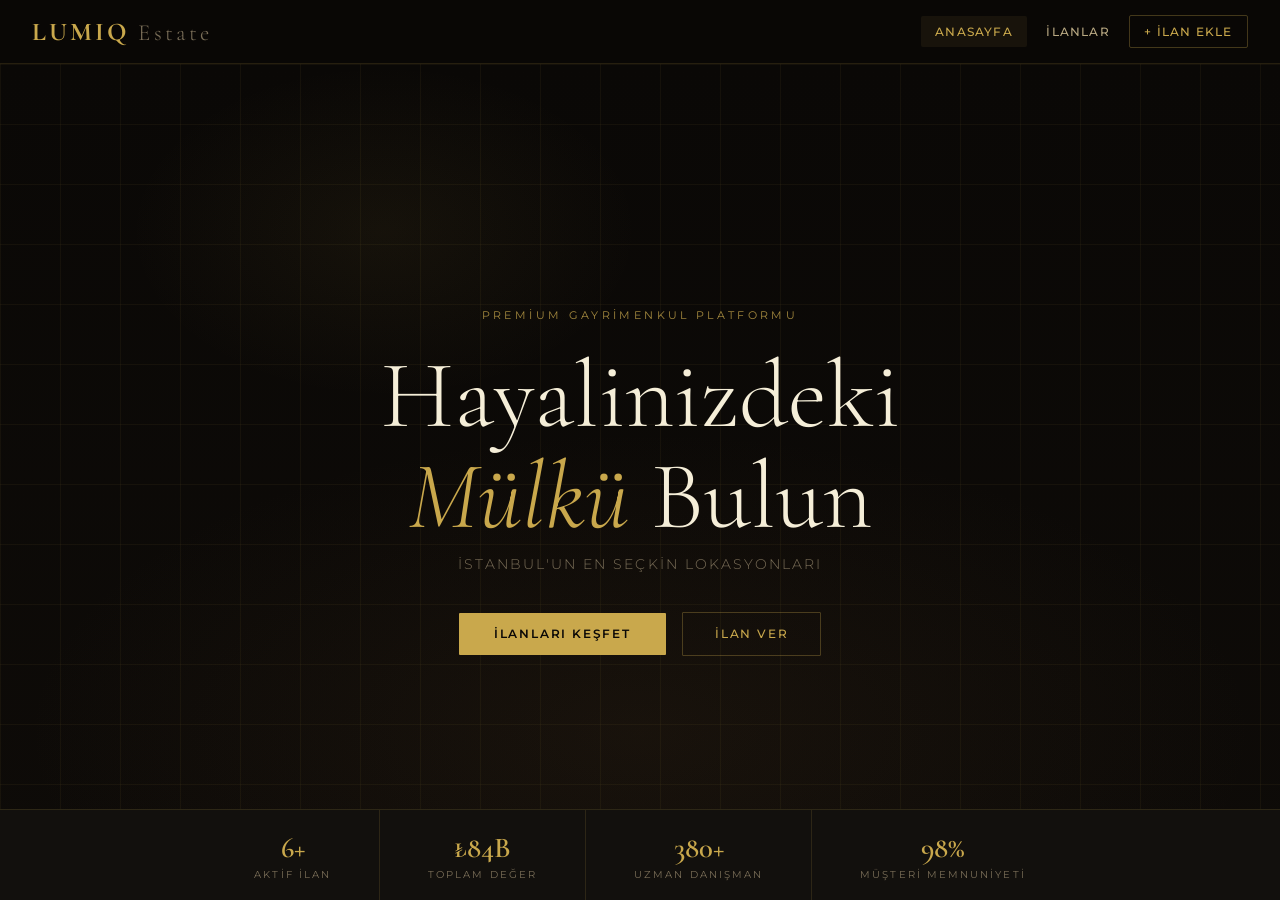
<file: lumiq.html>
<!DOCTYPE html>
<html lang="tr">
<head>
<meta charset="UTF-8">
<meta name="viewport" content="width=device-width, initial-scale=1.0">
<title>LUMIQ Estate — Premium Gayrimenkul</title>
<link rel="preconnect" href="https://fonts.googleapis.com">
<link href="https://fonts.googleapis.com/css2?family=Cormorant+Garamond:ital,wght@0,300;0,400;0,600;0,700;1,300;1,400&family=Montserrat:wght@300;400;500;600&display=swap" rel="stylesheet">
<style>
/* ===== LUMIQ ESTATE — CSS ===== */
*{margin:0;padding:0;box-sizing:border-box}

:root{
  --bg:#0a0806;
  --surface:#12100d;
  --surface2:#1c1914;
  --surface3:#262219;
  --gold:#c9a84c;
  --gold2:#e8c96a;
  --gold3:#8a6d2e;
  --brown:#6b4c2a;
  --brown2:#9a7040;
  --cream:#f5eed8;
  --cream2:#e8dfc0;
  --text:#f0e8d0;
  --text2:#b8a882;
  --text3:#7a6e58;
  --border:rgba(201,168,76,0.15);
  --border2:rgba(201,168,76,0.3);
  --success:#4caf7a;
  --danger:#e24b4a;
}

body{
  font-family:'Montserrat',sans-serif;
  background:var(--bg);
  color:var(--text);
  min-height:100vh;
  overflow-x:hidden;
}

/* ===== PAGES ===== */
.page{display:none;min-height:100vh;flex-direction:column}
.page.active{display:flex}

/* ===== NAV ===== */
nav{
  position:fixed;top:0;left:0;right:0;z-index:100;
  padding:0 2rem;height:64px;
  display:flex;align-items:center;justify-content:space-between;
  background:rgba(10,8,6,0.95);
  border-bottom:1px solid var(--border);
  backdrop-filter:blur(8px);
}
.logo{
  font-family:'Cormorant Garamond',serif;
  font-size:1.6rem;font-weight:700;
  color:var(--gold);letter-spacing:0.12em;
}
.logo span{color:var(--text3);font-weight:300;font-size:0.9em}
.nav-links{display:flex;gap:0.3rem;align-items:center}
.nav-btn{
  background:none;border:none;
  color:var(--text2);
  font-family:'Montserrat',sans-serif;
  font-size:0.75rem;font-weight:500;
  letter-spacing:0.1em;text-transform:uppercase;
  padding:0.5rem 0.9rem;cursor:pointer;
  border-radius:2px;transition:all 0.2s;
}
.nav-btn:hover,.nav-btn.active{color:var(--gold);background:rgba(201,168,76,0.08)}
.nav-btn.cta{border:1px solid var(--border2);color:var(--gold)}
.nav-btn.cta:hover{background:var(--gold);color:var(--bg)}

/* ===== HOME ===== */
#page-home{padding-top:64px}
.hero{
  position:relative;
  height:calc(100vh - 64px);
  display:flex;flex-direction:column;
  align-items:center;justify-content:center;
  text-align:center;overflow:hidden;
}
.hero-bg{
  position:absolute;inset:0;
  background:
    radial-gradient(ellipse 80% 60% at 50% 80%, rgba(107,76,42,0.12) 0%, transparent 60%),
    radial-gradient(ellipse 40% 40% at 30% 20%, rgba(201,168,76,0.06) 0%, transparent 50%),
    linear-gradient(180deg, var(--bg) 0%, #0e0b08 100%);
}
.hero-grid{
  position:absolute;inset:0;
  background-image:
    linear-gradient(var(--border) 1px,transparent 1px),
    linear-gradient(90deg,var(--border) 1px,transparent 1px);
  background-size:60px 60px;
  opacity:0.4;
}
.hero-content{position:relative;z-index:2}
.hero-eyebrow{
  font-size:0.7rem;letter-spacing:0.3em;
  text-transform:uppercase;color:var(--gold);
  margin-bottom:1.5rem;opacity:0.8;
}
.hero-title{
  font-family:'Cormorant Garamond',serif;
  font-size:clamp(3rem,8vw,6rem);
  font-weight:300;line-height:1.05;
  color:var(--cream);margin-bottom:0.5rem;
}
.hero-title em{font-style:italic;color:var(--gold)}
.hero-sub{
  font-size:0.85rem;letter-spacing:0.15em;
  text-transform:uppercase;color:var(--text3);
  margin-bottom:2.5rem;font-weight:300;
}
.hero-actions{display:flex;gap:1rem;justify-content:center;align-items:center}

.stats-bar{
  position:absolute;bottom:0;left:0;right:0;
  background:var(--surface);
  border-top:1px solid var(--border);
  display:flex;justify-content:center;
}
.stat-item{
  padding:1.2rem 3rem;
  border-right:1px solid var(--border);
  text-align:center;
}
.stat-item:last-child{border-right:none}
.stat-num{
  font-family:'Cormorant Garamond',serif;
  font-size:1.8rem;font-weight:600;
  color:var(--gold);display:block;
}
.stat-label{
  font-size:0.65rem;letter-spacing:0.2em;
  text-transform:uppercase;color:var(--text3);
  display:block;margin-top:0.2rem;
}

/* ===== BUTTONS ===== */
.btn-primary{
  background:var(--gold);color:var(--bg);
  font-family:'Montserrat',sans-serif;
  font-size:0.75rem;font-weight:600;
  letter-spacing:0.15em;text-transform:uppercase;
  padding:0.85rem 2.2rem;border:none;
  cursor:pointer;border-radius:1px;transition:all 0.25s;
}
.btn-primary:hover{background:var(--gold2);transform:translateY(-1px)}
.btn-outline{
  background:none;color:var(--gold);
  font-family:'Montserrat',sans-serif;
  font-size:0.75rem;font-weight:500;
  letter-spacing:0.15em;text-transform:uppercase;
  padding:0.85rem 2rem;
  border:1px solid var(--border2);
  cursor:pointer;border-radius:1px;transition:all 0.25s;
}
.btn-outline:hover{background:rgba(201,168,76,0.08)}
.btn-ai{
  width:100%;background:rgba(201,168,76,0.1);
  color:var(--gold);
  font-family:'Montserrat',sans-serif;
  font-size:0.75rem;font-weight:500;
  letter-spacing:0.12em;text-transform:uppercase;
  padding:0.8rem;border:1px solid var(--border2);
  cursor:pointer;border-radius:2px;transition:all 0.2s;
}
.btn-ai:hover{background:rgba(201,168,76,0.18)}
.btn-ai:disabled{opacity:0.5;cursor:not-allowed}

/* ===== MODE SELECTOR ===== */
.swipe-wrapper{
  display:flex;flex-direction:column;
  align-items:center;width:100%;
  padding-top:80px;
}
.mode-selector{
  display:flex;background:var(--surface);
  border:1px solid var(--border);border-radius:2px;
  overflow:hidden;margin-bottom:1rem;
}
.mode-btn{
  background:none;border:none;
  color:var(--text3);
  font-family:'Montserrat',sans-serif;
  font-size:0.65rem;font-weight:500;
  letter-spacing:0.12em;text-transform:uppercase;
  padding:0.6rem 1.4rem;cursor:pointer;
  transition:all 0.2s;
  display:flex;align-items:center;gap:0.4rem;
}
.mode-btn svg{width:14px;height:14px;flex-shrink:0}
.mode-btn.active{background:var(--surface3);color:var(--gold)}

/* ===== TINDER MODE ===== */
#tinder-view{
  display:flex;flex-direction:column;
  align-items:center;width:100%;
}
.swipe-header{
  width:100%;max-width:520px;
  padding:0.5rem 1rem;
  display:flex;flex-direction:column;
  align-items:center;text-align:center;
}
.swipe-header h2{
  font-family:'Cormorant Garamond',serif;
  font-size:1.6rem;font-weight:400;
  color:var(--cream);margin-bottom:0.5rem;
}
.progress-dots{display:flex;gap:0.4rem;justify-content:center;margin:0.4rem 0}
.dot{width:6px;height:6px;border-radius:50%;background:var(--surface3);transition:all 0.3s}
.dot.active{background:var(--gold);width:18px;border-radius:3px}
.dot.done{background:var(--brown2)}

.card-stack{
  position:relative;
  width:100%;max-width:420px;
  height:540px;margin:0.5rem auto;
}
.listing-card{
  position:absolute;inset:0;
  background:var(--surface);
  border:1px solid var(--border);
  border-radius:4px;overflow:hidden;
  cursor:grab;user-select:none;
  transition:transform 0.1s;
  will-change:transform;
}
.listing-card:nth-child(2){transform:translateY(8px) scale(0.97);z-index:1}
.listing-card:nth-child(3){transform:translateY(16px) scale(0.94);z-index:0}
.listing-card.animating{transition:transform 0.4s cubic-bezier(.25,.46,.45,.94),opacity 0.4s}
.card-img{
  width:100%;height:280px;
  position:relative;overflow:hidden;
  display:flex;align-items:center;justify-content:center;
}
.card-img .emoji-bg{font-size:5rem;opacity:0.25}
.card-badge{
  position:absolute;top:12px;left:12px;
  background:var(--bg);border:1px solid var(--border2);
  color:var(--gold);
  font-size:0.6rem;letter-spacing:0.15em;text-transform:uppercase;
  padding:0.3rem 0.7rem;border-radius:1px;
}
.card-fav{
  position:absolute;top:12px;right:12px;
  background:rgba(10,8,6,0.7);border:1px solid var(--border);
  color:var(--text3);width:34px;height:34px;
  border-radius:50%;display:flex;align-items:center;justify-content:center;
  cursor:pointer;font-size:1rem;transition:all 0.2s;
}
.card-fav:hover,.card-fav.liked{color:var(--gold);border-color:var(--border2)}
.card-body{padding:1.2rem}
.card-price{
  font-family:'Cormorant Garamond',serif;
  font-size:1.7rem;font-weight:600;
  color:var(--gold);margin-bottom:0.2rem;
}
.card-price span{font-size:0.85rem;font-weight:300;color:var(--text3);font-family:'Montserrat',sans-serif}
.card-title{font-size:0.9rem;font-weight:500;color:var(--cream);margin-bottom:0.3rem}
.card-loc{font-size:0.75rem;color:var(--text3);letter-spacing:0.05em;margin-bottom:0.8rem}
.card-specs{display:flex;gap:1rem}
.spec{font-size:0.72rem;color:var(--text2);display:flex;align-items:center;gap:0.3rem}

.swipe-indicator{
  position:absolute;top:50%;left:50%;
  transform:translate(-50%,-50%);
  font-family:'Cormorant Garamond',serif;
  font-size:2rem;font-weight:700;
  padding:0.5rem 1.2rem;border-radius:3px;
  opacity:0;pointer-events:none;transition:opacity 0.15s;
  z-index:10;border:3px solid;
}
.indicator-yes{
  color:var(--success);border-color:var(--success);
  background:rgba(76,175,122,0.1);
  rotate:-15deg;left:25%;
}
.indicator-no{
  color:var(--danger);border-color:var(--danger);
  background:rgba(226,75,74,0.1);
  rotate:15deg;left:55%;
}

.swipe-actions{
  display:flex;gap:1.2rem;
  justify-content:center;
  padding:1rem 0;align-items:center;
}
.action-btn{
  width:52px;height:52px;border-radius:50%;
  border:1px solid var(--border);background:var(--surface);
  cursor:pointer;display:flex;
  align-items:center;justify-content:center;
  font-size:1.3rem;transition:all 0.2s;color:var(--text2);
}
.action-btn.pass:hover{border-color:var(--danger);color:var(--danger);background:rgba(226,75,74,0.08)}
.action-btn.fav:hover{border-color:var(--gold);color:var(--gold);background:rgba(201,168,76,0.08)}
.action-btn.like:hover{border-color:var(--success);color:var(--success);background:rgba(76,175,122,0.08)}
.action-btn.info{width:38px;height:38px;font-size:1rem}
.swipe-hint{font-size:0.68rem;color:var(--text3);letter-spacing:0.1em;text-align:center;padding-bottom:1.5rem}

/* ===== REELS MODE ===== */
#reels-view{width:100%;max-width:460px}
.reels-container{
  width:100%;height:calc(100vh - 120px);
  overflow-y:scroll;
  scroll-snap-type:y mandatory;
  scrollbar-width:none;
}
.reels-container::-webkit-scrollbar{display:none}
.reel-slide{
  height:calc(100vh - 120px);
  scroll-snap-align:start;
  position:relative;
  display:flex;flex-direction:column;
  justify-content:flex-end;flex-shrink:0;
}
.reel-bg{position:absolute;inset:0}
.reel-emoji{position:absolute;inset:0;display:flex;align-items:center;justify-content:center;font-size:8rem;opacity:0.15}
.reel-overlay{position:absolute;inset:0;background:linear-gradient(0deg, rgba(10,8,6,0.9) 0%, rgba(10,8,6,0.2) 50%, transparent 100%)}
.reel-content{position:relative;z-index:2;padding:1.5rem}
.reel-price{font-family:'Cormorant Garamond',serif;font-size:2.2rem;font-weight:600;color:var(--gold);margin-bottom:0.3rem}
.reel-title{font-size:1rem;font-weight:500;color:var(--cream);margin-bottom:0.2rem}
.reel-loc{font-size:0.8rem;color:var(--text2);margin-bottom:1rem}
.reel-specs{display:flex;gap:0.8rem;margin-bottom:1.2rem;flex-wrap:wrap}
.reel-spec{font-size:0.75rem;color:var(--cream2);background:rgba(201,168,76,0.12);border:1px solid var(--border);padding:0.3rem 0.7rem;border-radius:1px}
.reel-actions{display:flex;gap:0.8rem;align-items:center}
.reel-btn{
  padding:0.7rem 1.5rem;
  font-family:'Montserrat',sans-serif;
  font-size:0.72rem;font-weight:600;
  letter-spacing:0.12em;text-transform:uppercase;
  border:none;cursor:pointer;border-radius:1px;transition:all 0.2s;
}
.reel-btn-p{background:var(--gold);color:var(--bg)}
.reel-btn-p:hover{background:var(--gold2)}
.reel-btn-s{background:rgba(255,255,255,0.08);color:var(--cream);border:1px solid rgba(255,255,255,0.15)}
.reel-side{
  position:absolute;right:1rem;bottom:8rem;
  display:flex;flex-direction:column;
  gap:1.2rem;align-items:center;z-index:3;
}
.reel-action{
  background:rgba(26,22,16,0.7);border:1px solid var(--border);
  width:44px;height:44px;border-radius:50%;
  display:flex;align-items:center;justify-content:center;
  cursor:pointer;color:var(--text2);font-size:1.1rem;transition:all 0.2s;
}
.reel-action:hover{color:var(--gold);border-color:var(--border2)}

/* ===== FORM ===== */
#page-add{padding-top:64px;align-items:center}
.form-container{width:100%;max-width:680px;padding:2rem 1rem;margin:0 auto}
.form-header{text-align:center;margin-bottom:2rem}
.form-header h2{font-family:'Cormorant Garamond',serif;font-size:2.2rem;font-weight:400;color:var(--cream);margin-bottom:0.4rem}
.form-header p{font-size:0.78rem;color:var(--text3);letter-spacing:0.1em;text-transform:uppercase}
.form-steps{display:flex;justify-content:center;align-items:center;gap:0;margin-bottom:2rem}
.step-circle{
  width:32px;height:32px;border-radius:50%;
  border:1px solid var(--border);
  display:flex;align-items:center;justify-content:center;
  font-size:0.7rem;font-weight:600;color:var(--text3);
  transition:all 0.3s;background:var(--surface);
}
.step-circle.active{border-color:var(--gold);color:var(--gold);background:rgba(201,168,76,0.1)}
.step-circle.done{background:var(--gold);color:var(--bg);border-color:var(--gold)}
.step-line{width:60px;height:1px;background:var(--border)}
.step-line.done{background:var(--gold3)}
.form-section{display:none}
.form-section.active{display:block}
.form-card{
  background:var(--surface);border:1px solid var(--border);
  border-radius:4px;padding:1.8rem;margin-bottom:1rem;
}
.ai-card{border-color:rgba(201,168,76,0.25)}
.section-label{
  font-size:0.7rem;letter-spacing:0.15em;
  text-transform:uppercase;color:var(--gold);
  margin-bottom:1.2rem;
}
.form-row{display:grid;grid-template-columns:1fr 1fr;gap:1rem;margin-bottom:1rem}
.form-row.single{grid-template-columns:1fr}
.form-row.triple{grid-template-columns:1fr 1fr 1fr}
.form-group{display:flex;flex-direction:column;gap:0.4rem}
label{font-size:0.68rem;letter-spacing:0.12em;text-transform:uppercase;color:var(--text3);font-weight:500}
input,select,textarea{
  background:var(--surface2);border:1px solid var(--border);
  color:var(--text);font-family:'Montserrat',sans-serif;
  font-size:0.85rem;padding:0.7rem 0.9rem;
  border-radius:2px;outline:none;
  transition:border-color 0.2s;width:100%;
}
input:focus,select:focus,textarea:focus{border-color:var(--border2)}
input::placeholder,textarea::placeholder{color:var(--text3)}
select option{background:var(--surface2)}
textarea{resize:vertical;min-height:100px}
.upload-area{
  border:1px dashed var(--border2);border-radius:4px;
  padding:2.5rem;text-align:center;cursor:pointer;
  transition:all 0.2s;background:var(--surface2);
}
.upload-area:hover{border-color:var(--gold);background:rgba(201,168,76,0.04)}
.upload-icon{font-size:2rem;margin-bottom:0.8rem;color:var(--gold3)}
.upload-text strong{color:var(--gold);display:block;font-size:0.85rem;margin-bottom:0.3rem}
.upload-text span{font-size:0.7rem;color:var(--text3)}
.img-previews{display:grid;grid-template-columns:repeat(4,1fr);gap:0.6rem;margin-top:1rem}
.img-preview{
  aspect-ratio:1;background:var(--surface3);
  border-radius:3px;overflow:hidden;
  position:relative;display:flex;
  align-items:center;justify-content:center;
  border:1px solid var(--border);
}
.img-preview img{width:100%;height:100%;object-fit:cover}
.img-remove{
  position:absolute;top:4px;right:4px;
  background:rgba(10,8,6,0.8);color:var(--text2);
  border:none;border-radius:50%;
  width:20px;height:20px;font-size:0.7rem;
  cursor:pointer;display:flex;
  align-items:center;justify-content:center;
}
.feature-grid{display:grid;grid-template-columns:repeat(3,1fr);gap:0.6rem}
.feature-tag{
  background:var(--surface2);border:1px solid var(--border);
  color:var(--text3);font-size:0.7rem;
  letter-spacing:0.05em;padding:0.5rem 0.6rem;
  border-radius:2px;cursor:pointer;
  text-align:center;transition:all 0.2s;
}
.feature-tag:hover{border-color:var(--border2);color:var(--text2)}
.feature-tag.selected{border-color:var(--gold);color:var(--gold);background:rgba(201,168,76,0.08)}
.form-nav{display:flex;justify-content:space-between;align-items:center;margin-top:1.5rem}
.form-note{font-size:0.7rem;color:var(--text3);text-align:center;margin-top:0.8rem;letter-spacing:0.05em}

/* ===== DETAIL ===== */
#page-detail{padding-top:64px}
.detail-hero{height:420px;position:relative;overflow:hidden}
.detail-hero-overlay{position:absolute;inset:0;background:linear-gradient(180deg,transparent 40%,var(--bg) 100%)}
.detail-back{
  position:absolute;top:1rem;left:1rem;
  background:rgba(10,8,6,0.7);border:1px solid var(--border);
  color:var(--text2);padding:0.5rem 1rem;
  font-size:0.7rem;letter-spacing:0.1em;text-transform:uppercase;
  cursor:pointer;border-radius:2px;
  font-family:'Montserrat',sans-serif;transition:all 0.2s;
}
.detail-back:hover{color:var(--gold);border-color:var(--border2)}
.detail-body{max-width:960px;margin:0 auto;padding:0 1.5rem 3rem}
.detail-grid{display:grid;grid-template-columns:1fr 340px;gap:2.5rem;margin-top:-3rem;position:relative}
.detail-price-row{display:flex;align-items:baseline;gap:1rem;margin-bottom:0.5rem}
.detail-price{font-family:'Cormorant Garamond',serif;font-size:2.6rem;font-weight:600;color:var(--gold)}
.detail-type-badge{
  font-size:0.65rem;letter-spacing:0.15em;
  text-transform:uppercase;color:var(--gold3);
  border:1px solid var(--border);padding:0.25rem 0.6rem;border-radius:1px;
}
.detail-title{font-family:'Cormorant Garamond',serif;font-size:1.6rem;font-weight:400;color:var(--cream);margin-bottom:0.3rem}
.detail-address{font-size:0.8rem;color:var(--text3);margin-bottom:1.5rem;letter-spacing:0.05em}
.detail-specs-row{
  display:flex;gap:1.5rem;
  padding:1.2rem 0;
  border-top:1px solid var(--border);
  border-bottom:1px solid var(--border);
  margin-bottom:1.5rem;
}
.detail-spec{text-align:center}
.detail-spec-val{font-family:'Cormorant Garamond',serif;font-size:1.4rem;font-weight:600;color:var(--cream);display:block}
.detail-spec-key{font-size:0.65rem;letter-spacing:0.15em;text-transform:uppercase;color:var(--text3);display:block;margin-top:0.2rem}
.detail-desc{font-size:0.85rem;line-height:1.8;color:var(--text2);margin-bottom:1.5rem}
.features-list{display:flex;flex-wrap:wrap;gap:0.5rem;margin-bottom:1.5rem}
.feature-pill{
  background:var(--surface);border:1px solid var(--border);
  color:var(--text3);font-size:0.7rem;
  letter-spacing:0.08em;padding:0.4rem 0.8rem;border-radius:1px;
}
.detail-card{
  background:var(--surface);border:1px solid var(--border);
  border-radius:4px;padding:1.5rem;position:sticky;top:80px;
}
.agent-row{
  display:flex;gap:1rem;align-items:center;
  margin-bottom:1.2rem;padding-bottom:1.2rem;
  border-bottom:1px solid var(--border);
}
.agent-av{
  width:48px;height:48px;border-radius:50%;
  background:var(--surface3);border:1px solid var(--border);
  display:flex;align-items:center;justify-content:center;
  font-family:'Cormorant Garamond',serif;font-size:1.1rem;
  color:var(--gold);font-weight:600;flex-shrink:0;
}
.agent-name{font-size:0.9rem;font-weight:500;color:var(--cream)}
.agent-title{font-size:0.72rem;color:var(--gold3);letter-spacing:0.05em}
.contact-form input,.contact-form textarea{margin-bottom:0.8rem}
.contact-form textarea{min-height:80px}
.btn-contact{
  width:100%;background:var(--gold);color:var(--bg);
  font-family:'Montserrat',sans-serif;
  font-size:0.72rem;font-weight:600;
  letter-spacing:0.15em;text-transform:uppercase;
  padding:0.9rem;border:none;cursor:pointer;
  border-radius:1px;transition:all 0.2s;margin-top:0.3rem;
}
.btn-contact:hover{background:var(--gold2)}
.contact-alt{text-align:center;font-size:0.7rem;color:var(--text3);margin-top:0.8rem}
.contact-alt a{color:var(--gold);text-decoration:none}

/* ===== LOADING ===== */
.loading-state{
  position:absolute;inset:0;
  display:flex;flex-direction:column;
  align-items:center;justify-content:center;
  gap:1rem;color:var(--text3);font-size:0.8rem;
  letter-spacing:0.1em;
}
.spinner{
  width:32px;height:32px;border-radius:50%;
  border:2px solid var(--border);
  border-top-color:var(--gold);
  animation:spin 0.8s linear infinite;
}
@keyframes spin{to{transform:rotate(360deg)}}

/* ===== TOAST ===== */
.toast{
  position:fixed;bottom:2rem;left:50%;
  transform:translateX(-50%) translateY(2rem);
  background:var(--surface);border:1px solid var(--border2);
  color:var(--text);padding:0.8rem 1.8rem;
  border-radius:2px;font-size:0.8rem;
  opacity:0;transition:all 0.3s;z-index:9999;
  white-space:nowrap;pointer-events:none;
}
.toast.show{opacity:1;transform:translateX(-50%) translateY(0)}

/* ===== EMPTY STATE ===== */
.empty-state{
  display:flex;flex-direction:column;
  align-items:center;justify-content:center;
  gap:1rem;padding:3rem;text-align:center;
  color:var(--text3);
}
.empty-state .empty-icon{font-size:3rem;opacity:0.4}
.empty-state p{font-size:0.85rem;letter-spacing:0.05em}

/* ===== RESPONSIVE ===== */
@media(max-width:768px){
  .detail-grid{grid-template-columns:1fr}
  .detail-card{position:static}
  .stat-item{padding:1rem 1.5rem}
  .form-row.triple{grid-template-columns:1fr 1fr}
  nav{padding:0 1rem}
  .nav-btn{padding:0.4rem 0.6rem;font-size:0.7rem}
}
@media(max-width:480px){
  .form-row{grid-template-columns:1fr}
  .form-row.triple{grid-template-columns:1fr}
  .stats-bar{flex-wrap:wrap}
  .stat-item{border-right:none;border-bottom:1px solid var(--border);width:50%}
  .feature-grid{grid-template-columns:repeat(2,1fr)}
}
</style>
</head>
<body>

<div id="toast" class="toast"></div>

<!-- NAV -->
<nav>
  <div class="logo">LUMIQ<span> Estate</span></div>
  <div class="nav-links">
    <button class="nav-btn active" onclick="showPage('home')">Anasayfa</button>
    <button class="nav-btn" onclick="showPage('swipe')" id="nav-swipe">İlanlar</button>
    <button class="nav-btn cta" onclick="showPage('add')">+ İlan Ekle</button>
  </div>
</nav>

<!-- HOME PAGE -->
<div id="page-home" class="page active">
  <div class="hero">
    <div class="hero-bg"></div>
    <div class="hero-grid"></div>
    <div class="hero-content">
      <div class="hero-eyebrow">Premium Gayrimenkul Platformu</div>
      <h1 class="hero-title">Hayalinizdeki<br><em>Mülkü</em> Bulun</h1>
      <div class="hero-sub">İstanbul'un en seçkin lokasyonları</div>
      <div class="hero-actions">
        <button class="btn-primary" onclick="showPage('swipe')">İlanları Keşfet</button>
        <button class="btn-outline" onclick="showPage('add')">İlan Ver</button>
      </div>
    </div>
    <div class="stats-bar">
      <div class="stat-item"><span class="stat-num" id="stat-listings">—</span><span class="stat-label">Aktif İlan</span></div>
      <div class="stat-item"><span class="stat-num">₺84B</span><span class="stat-label">Toplam Değer</span></div>
      <div class="stat-item"><span class="stat-num">380+</span><span class="stat-label">Uzman Danışman</span></div>
      <div class="stat-item"><span class="stat-num">98%</span><span class="stat-label">Müşteri Memnuniyeti</span></div>
    </div>
  </div>
</div>

<!-- SWIPE / REELS PAGE -->
<div id="page-swipe" class="page">
  <div class="swipe-wrapper">
    <div class="mode-selector">
      <button class="mode-btn active" id="btn-tinder" onclick="setMode('tinder')">
        <svg viewBox="0 0 24 24" fill="none" stroke="currentColor" stroke-width="2"><path d="M7 16l-4-4 4-4M17 8l4 4-4 4"/></svg>
        Tinder
      </button>
      <button class="mode-btn" id="btn-reels" onclick="setMode('reels')">
        <svg viewBox="0 0 24 24" fill="none" stroke="currentColor" stroke-width="2"><path d="M12 5v14M5 12l7 7 7-7"/></svg>
        Reels
      </button>
    </div>

    <!-- TINDER -->
    <div id="tinder-view">
      <div class="swipe-header">
        <h2>Mülkleri Keşfet</h2>
        <div class="progress-dots" id="progress-dots"></div>
      </div>
      <div class="card-stack" id="card-stack">
        <div class="loading-state" id="cards-loading">
          <div class="spinner"></div>
          <p>İlanlar yükleniyor...</p>
        </div>
      </div>
      <div class="swipe-actions">
        <button class="action-btn pass" onclick="swipeCard(-1)" title="Geç">✕</button>
        <button class="action-btn info" onclick="openDetailCurrent()" title="Detay">🔍</button>
        <button class="action-btn fav" onclick="toggleFav()" title="Kaydet">◇</button>
        <button class="action-btn like" onclick="swipeCard(1)" title="Beğen">✓</button>
      </div>
      <div class="swipe-hint">← GEÇ &nbsp;|&nbsp; BEĞENDİM →</div>
    </div>

    <!-- REELS -->
    <div id="reels-view" style="display:none">
      <div class="reels-container" id="reels-container">
        <div class="loading-state" id="reels-loading">
          <div class="spinner"></div>
          <p>İlanlar yükleniyor...</p>
        </div>
      </div>
    </div>
  </div>
</div>

<!-- ADD LISTING PAGE -->
<div id="page-add" class="page">
  <div class="form-container">
    <div class="form-header">
      <h2>Yeni İlan Oluştur</h2>
      <p>Mülkünüzü binlerce alıcıya ulaştırın</p>
    </div>
    <div class="form-steps">
      <div class="step-circle active" id="step1-circle">1</div>
      <div class="step-line" id="line1"></div>
      <div class="step-circle" id="step2-circle">2</div>
      <div class="step-line" id="line2"></div>
      <div class="step-circle" id="step3-circle">3</div>
    </div>

    <!-- STEP 1 -->
    <div class="form-section active" id="form-s1">
      <div class="form-card">
        <div class="section-label">Temel Bilgiler</div>
        <div class="form-row">
          <div class="form-group">
            <label>İlan Başlığı</label>
            <input type="text" id="f-title" placeholder="Örn: Boğaz Manzaralı Villa">
          </div>
          <div class="form-group">
            <label>İlan Tipi</label>
            <select id="f-type"><option>Satılık</option><option>Kiralık</option><option>Günlük Kiralık</option></select>
          </div>
        </div>
        <div class="form-row">
          <div class="form-group">
            <label>Mülk Türü</label>
            <select id="f-proptype"><option>Daire</option><option>Villa</option><option>Müstakil Ev</option><option>Arsa</option><option>Ofis</option></select>
          </div>
          <div class="form-group">
            <label>Fiyat (₺)</label>
            <input type="text" id="f-price" placeholder="12.500.000">
          </div>
        </div>
        <div class="form-row">
          <div class="form-group">
            <label>İl</label>
            <select id="f-city"><option>İstanbul</option><option>Ankara</option><option>İzmir</option><option>Antalya</option><option>Bursa</option></select>
          </div>
          <div class="form-group">
            <label>İlçe</label>
            <input type="text" id="f-district" placeholder="Beşiktaş">
          </div>
        </div>
        <div class="form-row single">
          <div class="form-group">
            <label>Açık Adres</label>
            <input type="text" id="f-address" placeholder="Mahalle, cadde, sokak">
          </div>
        </div>
      </div>
      <div class="form-nav">
        <div></div>
        <button class="btn-primary" onclick="nextStep(2)">Devam →</button>
      </div>
    </div>

    <!-- STEP 2 -->
    <div class="form-section" id="form-s2">
      <div class="form-card">
        <div class="section-label">Mülk Detayları</div>
        <div class="form-row triple">
          <div class="form-group">
            <label>Metrekare (m²)</label>
            <input type="number" id="f-m2" placeholder="220">
          </div>
          <div class="form-group">
            <label>Oda Sayısı</label>
            <select id="f-room"><option>1+0</option><option>1+1</option><option>2+1</option><option>3+1</option><option>4+1</option><option>5+1</option><option>6+</option></select>
          </div>
          <div class="form-group">
            <label>Banyo</label>
            <select id="f-bath"><option>1</option><option>2</option><option>3</option><option>4+</option></select>
          </div>
        </div>
        <div class="form-row triple">
          <div class="form-group">
            <label>Kat</label>
            <input type="number" id="f-floor" placeholder="3">
          </div>
          <div class="form-group">
            <label>Bina Yaşı</label>
            <select id="f-age"><option>Sıfır</option><option>1-5 Yıl</option><option>6-10 Yıl</option><option>11-20 Yıl</option><option>20+ Yıl</option></select>
          </div>
          <div class="form-group">
            <label>Isıtma</label>
            <select id="f-heat"><option>Doğalgaz</option><option>Merkezi</option><option>Klima</option><option>Yerden Isıtma</option></select>
          </div>
        </div>
        <div class="form-row single">
          <div class="form-group">
            <label>Açıklama</label>
            <textarea id="f-desc" placeholder="Mülkünüzü detaylı tanıtın..."></textarea>
          </div>
        </div>
        <div class="section-label" style="margin-top:1rem">Özellikler</div>
        <div class="feature-grid" id="feature-grid">
          <div class="feature-tag" onclick="toggleFeature(this)">🏊 Yüzme Havuzu</div>
          <div class="feature-tag" onclick="toggleFeature(this)">🚗 Otopark</div>
          <div class="feature-tag" onclick="toggleFeature(this)">🛗 Asansör</div>
          <div class="feature-tag" onclick="toggleFeature(this)">🌊 Deniz Manzarası</div>
          <div class="feature-tag" onclick="toggleFeature(this)">🏋️ Spor Salonu</div>
          <div class="feature-tag" onclick="toggleFeature(this)">🔒 Güvenlik</div>
          <div class="feature-tag" onclick="toggleFeature(this)">🌿 Bahçe</div>
          <div class="feature-tag" onclick="toggleFeature(this)">☀️ Teras</div>
          <div class="feature-tag" onclick="toggleFeature(this)">🏠 Ebeveyn Banyosu</div>
          <div class="feature-tag" onclick="toggleFeature(this)">🛁 Jakuzi</div>
          <div class="feature-tag" onclick="toggleFeature(this)">🔥 Şömine</div>
          <div class="feature-tag" onclick="toggleFeature(this)">🌅 Boğaz Manzarası</div>
        </div>
      </div>
      <div class="form-nav">
        <button class="btn-outline" onclick="nextStep(1)">← Geri</button>
        <button class="btn-primary" onclick="nextStep(3)">Devam →</button>
      </div>
    </div>

    <!-- STEP 3 -->
    <div class="form-section" id="form-s3">
      <div class="form-card">
        <div class="section-label">Fotoğraflar</div>
        <div class="upload-area" id="upload-area" onclick="document.getElementById('file-input').click()">
          <div class="upload-icon">📷</div>
          <div class="upload-text">
            <strong>Fotoğraf Yükle</strong>
            Sürükleyip bırakın veya tıklayın<br>
            <span>PNG, JPG, WEBP — Maks. 10 MB / dosya</span>
          </div>
        </div>
        <input type="file" id="file-input" multiple accept="image/*" style="display:none" onchange="handleFiles(this.files)">
        <div class="img-previews" id="img-previews"></div>
      </div>
      <div class="form-card" style="margin-top:1rem">
        <div class="section-label">İletişim Bilgileri</div>
        <div class="form-row">
          <div class="form-group">
            <label>Ad Soyad</label>
            <input type="text" id="f-name" placeholder="Ahmet Yılmaz">
          </div>
          <div class="form-group">
            <label>Telefon</label>
            <input type="tel" id="f-phone" placeholder="+90 555 000 00 00">
          </div>
        </div>
        <div class="form-row single">
          <div class="form-group">
            <label>E-posta</label>
            <input type="email" id="f-email" placeholder="ahmet@example.com">
          </div>
        </div>
      </div>

      <!-- AI DESCRIPTION GENERATOR -->
      <div class="form-card ai-card" style="margin-top:1rem">
        <div class="section-label" style="color:var(--gold)">✨ AI İlan Açıklaması Oluştur</div>
        <p style="font-size:0.78rem;color:var(--text3);margin-bottom:1rem;line-height:1.6">API key'inizi girerek Claude AI ile profesyonel ilan açıklaması oluşturun.</p>
        <div class="form-group" style="margin-bottom:0.8rem">
          <label>Anthropic API Key</label>
          <input type="password" id="api-key-input" placeholder="sk-ant-api03-...">
        </div>
        <button class="btn-ai" onclick="generateAIDescription()">
          <span id="ai-btn-text">✨ AI ile Açıklama Yaz</span>
        </button>
        <div id="ai-result" style="display:none;margin-top:1rem;padding:1rem;background:var(--surface2);border:1px solid var(--border);border-radius:3px;font-size:0.82rem;line-height:1.7;color:var(--text2)"></div>
      </div>

      <div class="form-nav">
        <button class="btn-outline" onclick="nextStep(2)">← Geri</button>
        <button class="btn-primary" onclick="submitListing()">İlanı Yayınla ✓</button>
      </div>
      <div class="form-note">İlanınız incelendikten sonra yayına alınacaktır · Ort. süre: 2 saat</div>
    </div>
  </div>
</div>

<!-- DETAIL PAGE -->
<div id="page-detail" class="page">
  <div class="detail-hero" id="detail-hero">
    <div id="detail-hero-color" style="width:100%;height:100%;display:flex;align-items:center;justify-content:center;font-size:6rem;opacity:0.2">🏠</div>
    <div class="detail-hero-overlay"></div>
    <button class="detail-back" onclick="goBack()">← Geri Dön</button>
  </div>
  <div class="detail-body">
    <div class="detail-grid" id="detail-grid"></div>
  </div>
</div>

<script>
// ===== LUMIQ ESTATE — Demo Listings Data =====
const DEMO_LISTINGS = [
  {
    id: 0,
    title: "Boğaz Manzaralı Rezidans",
    type: "Satılık",
    loc: "Bebek, İstanbul",
    price: "₺28.500.000",
    m2: "320",
    room: "4+1",
    bath: "3",
    age: "2021",
    heat: "Yerden Isıtma",
    floor: "12",
    desc: "İstanbul Boğazı'nın eşsiz manzarasına sahip bu prestijli rezidans, akıllı ev sistemi, özel havuzu ve 7/24 güvenliği ile ayrıcalıklı bir yaşam sunuyor. Geniş terasından Boğaz'ı izleyebileceğiniz bu daire, şehrin kalbinde huzurlu bir liman.",
    color: "linear-gradient(135deg,#1a2a3a 0%,#0d1821 100%)",
    icon: "🌊",
    agent: { name: "Selin Kaya", initials: "SK", title: "Kıdemli Danışman" },
    features: ["Özel Havuz","Otopark","Güvenlik","Boğaz Manzarası","Spor Salonu","Akıllı Ev","Teras","Ebeveyn Banyosu"]
  },
  {
    id: 1,
    title: "Tarihi Yarımada Villa",
    type: "Satılık",
    loc: "Arnavutköy, İstanbul",
    price: "₺42.000.000",
    m2: "580",
    room: "6+2",
    bath: "5",
    age: "Restore",
    heat: "Doğalgaz",
    floor: "3",
    desc: "1890 yılına ait yalı mimarisini yansıtan bu tarihi villa, özgün ahşap detayları korunarak modern konforla buluşturulmuştur. Özel iskelesi ve geniş bahçesiyle eşsiz bir yatırım fırsatı.",
    color: "linear-gradient(135deg,#2a1a0d 0%,#1a0f06 100%)",
    icon: "🏛️",
    agent: { name: "Mehmet Arslan", initials: "MA", title: "Lüks Gayrimenkul Uzmanı" },
    features: ["Özel İskele","Bahçe","Tarihi Yapı","Doğalgaz","Otopark","Güvenlik"]
  },
  {
    id: 2,
    title: "Nişantaşı Lüks Daire",
    type: "Kiralık",
    loc: "Nişantaşı, İstanbul",
    price: "₺85.000/ay",
    m2: "185",
    room: "3+1",
    bath: "2",
    age: "2019",
    heat: "Merkezi",
    floor: "6",
    desc: "Nişantaşı'nın kalbinde, lüks butikler ve restoranların ortasında modern bir yaşam alanı. Yüksek tavanlar, italyan mutfak ve premium malzeme kalitesiyle tasarlanmış prestijli daire.",
    color: "linear-gradient(135deg,#1a1520 0%,#0d0b12 100%)",
    icon: "🏙️",
    agent: { name: "Ayşe Demir", initials: "AD", title: "Kiralık Portföy Danışmanı" },
    features: ["Asansör","Otopark","Güvenlik","Merkezi Sistem","Teras"]
  },
  {
    id: 3,
    title: "Ataşehir Modern Rezidans",
    type: "Satılık",
    loc: "Ataşehir, İstanbul",
    price: "₺9.750.000",
    m2: "145",
    room: "3+1",
    bath: "2",
    age: "2022",
    heat: "Yerden Isıtma",
    floor: "8",
    desc: "Yeni teslim, sıfır daire. Site içinde havuz, spor salonu ve kapalı otopark mevcuttur. Toplu taşımaya yürüme mesafesinde, yatırımlık değer taşıyan ideal bir ev.",
    color: "linear-gradient(135deg,#0d1a1a 0%,#060f0f 100%)",
    icon: "🏢",
    agent: { name: "Burak Çelik", initials: "BÇ", title: "Yatırım Danışmanı" },
    features: ["Havuz","Otopark","Spor Salonu","Güvenlik","Asansör"]
  },
  {
    id: 4,
    title: "Çamlıca Müstakil Bahçeli",
    type: "Satılık",
    loc: "Üsküdar, İstanbul",
    price: "₺15.200.000",
    m2: "280",
    room: "5+2",
    bath: "4",
    age: "2015",
    heat: "Doğalgaz",
    floor: "Müstakil",
    desc: "Çamlıca tepesinin serin ikliminde, şehir manzaralı müstakil ev. 600m² arsa üzerinde kurulu, özel bahçe ve barbekü alanıyla doğayla iç içe yaşam.",
    color: "linear-gradient(135deg,#0d1a0a 0%,#060f04 100%)",
    icon: "🌳",
    agent: { name: "Zeynep Yıldız", initials: "ZY", title: "Kıdemli Danışman" },
    features: ["Bahçe","Teras","Barbekü","Otopark","Ebeveyn Banyosu"]
  },
  {
    id: 5,
    title: "Kalamış Marina Dairesi",
    type: "Kiralık",
    loc: "Kadıköy, İstanbul",
    price: "₺55.000/ay",
    m2: "120",
    room: "2+1",
    bath: "1",
    age: "2018",
    heat: "Klima",
    floor: "4",
    desc: "Marina manzaralı, aydınlık ve ferah daire. Yürüyüş mesafesinde deniz, kafe kültürü ve dinamik Kadıköy hayatının tam ortasında konumlu.",
    color: "linear-gradient(135deg,#0d1520 0%,#060b14 100%)",
    icon: "⛵",
    agent: { name: "Can Öztürk", initials: "CÖ", title: "Kiralık Portföy Uzmanı" },
    features: ["Marina Manzarası","Asansör","Klima","Güvenlik"]
  }
];

// ===== LUMIQ ESTATE — Main App JS =====

// ---- State ----
let listings = [];
let currentIdx = 0;
let currentMode = 'tinder';
let currentPage = 'home';
let prevPage = 'home';
let formStep = 1;
let favs = new Set();
let uploadedImages = [];

// ---- Init ----
document.addEventListener('DOMContentLoaded', () => {
  listings = [...DEMO_LISTINGS];
  document.getElementById('stat-listings').textContent = listings.length + '+';
  showPage('home');
});

// ===== PAGE NAVIGATION =====
function showPage(p) {
  document.querySelectorAll('.page').forEach(pg => pg.classList.remove('active'));
  const el = document.getElementById('page-' + p);
  if (el) el.classList.add('active');

  document.querySelectorAll('.nav-btn').forEach(b => b.classList.remove('active'));
  if (p === 'home') document.querySelectorAll('.nav-btn')[0].classList.add('active');
  if (p === 'swipe') {
    const nb = document.getElementById('nav-swipe');
    if (nb) nb.classList.add('active');
    if (currentMode === 'tinder') renderCards();
    else renderReels();
  }

  prevPage = currentPage;
  currentPage = p;
  window.scrollTo(0, 0);
}

function goBack() {
  showPage(prevPage || 'swipe');
}

// ===== MODE TOGGLE =====
function setMode(m) {
  currentMode = m;
  document.getElementById('btn-tinder').classList.toggle('active', m === 'tinder');
  document.getElementById('btn-reels').classList.toggle('active', m === 'reels');

  const tv = document.getElementById('tinder-view');
  const rv = document.getElementById('reels-view');
  tv.style.display = m === 'tinder' ? 'flex' : 'none';
  rv.style.display = m === 'reels' ? 'block' : 'none';

  if (m === 'tinder') renderCards();
  else renderReels();
}

// ===== TINDER CARDS =====
function renderCards() {
  currentIdx = 0;
  const stack = document.getElementById('card-stack');
  stack.innerHTML = '';

  const dots = document.getElementById('progress-dots');
  dots.innerHTML = '';

  if (!listings.length) {
    stack.innerHTML = '<div class="empty-state"><div class="empty-icon">🏠</div><p>Şu anda ilan bulunmuyor</p></div>';
    return;
  }

  listings.forEach((l, i) => {
    const card = createCard(l, i);
    stack.appendChild(card);

    const dot = document.createElement('div');
    dot.className = 'dot' + (i === 0 ? ' active' : '');
    dots.appendChild(dot);
  });

  const yesInd = document.createElement('div');
  yesInd.id = 'swipe-ind-yes';
  yesInd.className = 'swipe-indicator indicator-yes';
  yesInd.textContent = 'BEĞENDİM';
  stack.appendChild(yesInd);

  const noInd = document.createElement('div');
  noInd.id = 'swipe-ind-no';
  noInd.className = 'swipe-indicator indicator-no';
  noInd.textContent = 'GEÇ';
  stack.appendChild(noInd);

  updateCardZIndex();
}

function createCard(l, i) {
  const card = document.createElement('div');
  card.className = 'listing-card';
  card.id = 'card-' + l.id;
  card.style.zIndex = listings.length - i;

  const isFav = favs.has(l.id);

  card.innerHTML = `
    <div class="card-img" style="background:${l.color}">
      <div class="emoji-bg">${l.icon}</div>
      <div class="card-badge">${l.type}</div>
      <div class="card-fav ${isFav ? 'liked' : ''}" id="fav-${l.id}" onclick="event.stopPropagation(); toggleFavById(${l.id})">
        ${isFav ? '♥' : '♡'}
      </div>
    </div>
    <div class="card-body">
      <div class="card-price">${l.price}</div>
      <div class="card-title">${l.title}</div>
      <div class="card-loc">📍 ${l.loc}</div>
      <div class="card-specs">
        <div class="spec">📐 ${l.m2} m²</div>
        <div class="spec">🛏 ${l.room}</div>
        <div class="spec">🚿 ${l.bath} Banyo</div>
      </div>
    </div>`;

  if (i === 0) setupDrag(card);
  card.addEventListener('dblclick', () => openDetail(l.id));

  return card;
}

function setupDrag(card) {
  let startX = 0, startY = 0, dx = 0, dy = 0, dragging = false;

  function onStart(x, y) { startX = x; startY = y; dragging = true; card.style.cursor = 'grabbing'; }
  function onMove(x, y) {
    if (!dragging) return;
    dx = x - startX; dy = y - startY;
    const rot = dx * 0.05;
    card.style.transform = `translate(${dx}px,${dy}px) rotate(${rot}deg)`;
    const pct = Math.abs(dx) / 150;
    const yInd = document.getElementById('swipe-ind-yes');
    const nInd = document.getElementById('swipe-ind-no');
    if (!yInd || !nInd) return;
    if (dx > 30) { yInd.style.opacity = Math.min(pct, 1); nInd.style.opacity = 0; }
    else if (dx < -30) { nInd.style.opacity = Math.min(pct, 1); yInd.style.opacity = 0; }
    else { yInd.style.opacity = 0; nInd.style.opacity = 0; }
  }
  function onEnd() {
    if (!dragging) return;
    dragging = false;
    card.style.cursor = 'grab';
    const yInd = document.getElementById('swipe-ind-yes');
    const nInd = document.getElementById('swipe-ind-no');
    if (yInd) yInd.style.opacity = 0;
    if (nInd) nInd.style.opacity = 0;
    if (Math.abs(dx) > 100) swipeCard(dx > 0 ? 1 : -1);
    else {
      card.classList.add('animating');
      card.style.transform = '';
      setTimeout(() => card.classList.remove('animating'), 400);
    }
    dx = 0; dy = 0;
  }

  card.addEventListener('mousedown', e => { onStart(e.clientX, e.clientY); e.preventDefault(); });
  card.addEventListener('touchstart', e => onStart(e.touches[0].clientX, e.touches[0].clientY), { passive: true });
  document.addEventListener('mousemove', e => onMove(e.clientX, e.clientY));
  document.addEventListener('touchmove', e => onMove(e.touches[0].clientX, e.touches[0].clientY), { passive: true });
  document.addEventListener('mouseup', onEnd);
  document.addEventListener('touchend', onEnd);
}

function swipeCard(dir) {
  const cards = document.querySelectorAll('.listing-card:not(#swipe-ind-yes):not(#swipe-ind-no)');
  if (!cards.length) return;
  const top = cards[0];

  top.classList.add('animating');
  top.style.transform = `translate(${dir * 700}px, -80px) rotate(${dir * 30}deg)`;
  top.style.opacity = '0';

  if (dir > 0) showToast('✓ Beğenildi!');
  else showToast('✕ Geçildi');

  setTimeout(() => {
    top.remove();
    currentIdx = Math.min(currentIdx + 1, listings.length - 1);
    updateCardZIndex();
    updateDots();

    const remaining = document.querySelectorAll('.listing-card:not(#swipe-ind-yes):not(#swipe-ind-no)');
    if (!remaining.length) {
      const stack = document.getElementById('card-stack');
      stack.innerHTML = '<div class="empty-state"><div class="empty-icon">🎉</div><p>Tüm ilanları gördünüz!</p></div>';
    }
  }, 380);
}

function updateCardZIndex() {
  const cards = document.querySelectorAll('.listing-card:not(#swipe-ind-yes):not(#swipe-ind-no)');
  cards.forEach((c, i) => {
    c.style.zIndex = listings.length - i;
    c.style.transform = i === 0 ? '' : `translateY(${i * 8}px) scale(${1 - i * 0.03})`;
    if (i === 0) setupDrag(c);
  });
}

function updateDots() {
  const dots = document.querySelectorAll('#progress-dots .dot');
  dots.forEach((d, i) => {
    d.className = 'dot' + (i === currentIdx ? ' active' : i < currentIdx ? ' done' : '');
  });
}

function toggleFav() {
  const cards = document.querySelectorAll('.listing-card:not(#swipe-ind-yes):not(#swipe-ind-no)');
  if (!cards.length) return;
  const id = parseInt(cards[0].id.replace('card-', ''));
  toggleFavById(id);
}

function toggleFavById(id) {
  const btn = document.getElementById('fav-' + id);
  if (favs.has(id)) {
    favs.delete(id);
    if (btn) { btn.textContent = '♡'; btn.classList.remove('liked'); }
    showToast('Kaydedilenlerden çıkarıldı');
  } else {
    favs.add(id);
    if (btn) { btn.textContent = '♥'; btn.classList.add('liked'); }
    showToast('⭐ Kaydedildi!');
  }
}

function openDetailCurrent() {
  const cards = document.querySelectorAll('.listing-card:not(#swipe-ind-yes):not(#swipe-ind-no)');
  if (!cards.length) return;
  const id = parseInt(cards[0].id.replace('card-', ''));
  openDetail(id);
}

// ===== REELS =====
function renderReels() {
  const container = document.getElementById('reels-container');
  container.innerHTML = '';

  if (!listings.length) {
    container.innerHTML = '<div class="loading-state"><p>İlan bulunamadı</p></div>';
    return;
  }

  listings.forEach((l) => {
    const slide = document.createElement('div');
    slide.className = 'reel-slide';
    slide.innerHTML = `
      <div class="reel-bg" style="background:${l.color}">
        <div class="reel-emoji">${l.icon}</div>
      </div>
      <div class="reel-overlay"></div>
      <div class="reel-side">
        <div class="reel-action" onclick="showToast('❤️ Beğenildi!')">♡</div>
        <div class="reel-action" onclick="showToast('📌 Kaydedildi!')">◇</div>
        <div class="reel-action" onclick="openDetail(${l.id})">↗</div>
      </div>
      <div class="reel-content">
        <div class="reel-price">${l.price}</div>
        <div class="reel-title">${l.title}</div>
        <div class="reel-loc">📍 ${l.loc}</div>
        <div class="reel-specs">
          <div class="reel-spec">${l.m2} m²</div>
          <div class="reel-spec">${l.room}</div>
          <div class="reel-spec">${l.type}</div>
          <div class="reel-spec">Kat ${l.floor}</div>
        </div>
        <div class="reel-actions">
          <button class="reel-btn reel-btn-p" onclick="openDetail(${l.id})">Detayları Gör</button>
          <button class="reel-btn reel-btn-s" onclick="showToast('İletişime geçiliyor...')">İletişim</button>
        </div>
      </div>`;
    container.appendChild(slide);
  });
}

// ===== DETAIL PAGE =====
function openDetail(id) {
  const l = listings.find(x => x.id === id) || listings[0];

  const heroColor = document.getElementById('detail-hero-color');
  heroColor.style.background = l.color;
  heroColor.innerHTML = `<div style="font-size:6rem;opacity:0.2">${l.icon}</div>`;

  const grid = document.getElementById('detail-grid');
  grid.innerHTML = `
    <div class="detail-main">
      <div class="detail-price-row">
        <div class="detail-price">${l.price}</div>
        <div class="detail-type-badge">${l.type}</div>
      </div>
      <div class="detail-title">${l.title}</div>
      <div class="detail-address">📍 ${l.loc}</div>
      <div class="detail-specs-row">
        <div class="detail-spec">
          <span class="detail-spec-val">${l.m2}</span>
          <span class="detail-spec-key">m²</span>
        </div>
        <div class="detail-spec">
          <span class="detail-spec-val">${l.room}</span>
          <span class="detail-spec-key">Oda</span>
        </div>
        <div class="detail-spec">
          <span class="detail-spec-val">${l.bath}</span>
          <span class="detail-spec-key">Banyo</span>
        </div>
        <div class="detail-spec">
          <span class="detail-spec-val">${l.floor}</span>
          <span class="detail-spec-key">Kat</span>
        </div>
        <div class="detail-spec">
          <span class="detail-spec-val">${l.age}</span>
          <span class="detail-spec-key">Yıl</span>
        </div>
        <div class="detail-spec">
          <span class="detail-spec-val" style="font-size:1rem">${l.heat}</span>
          <span class="detail-spec-key">Isıtma</span>
        </div>
      </div>
      <div class="detail-desc">${l.desc}</div>
      <div style="font-size:0.7rem;letter-spacing:0.15em;text-transform:uppercase;color:var(--gold);margin-bottom:0.8rem">Özellikler</div>
      <div class="features-list">
        ${l.features.map(f => `<div class="feature-pill">${f}</div>`).join('')}
      </div>
    </div>
    <div>
      <div class="detail-card">
        <div class="agent-row">
          <div class="agent-av">${l.agent.initials}</div>
          <div>
            <div class="agent-name">${l.agent.name}</div>
            <div class="agent-title">${l.agent.title}</div>
          </div>
        </div>
        <div class="contact-form">
          <input type="text" placeholder="Adınız Soyadınız">
          <input type="tel" placeholder="Telefon Numaranız">
          <textarea placeholder="Bu mülk hakkında bilgi almak istiyorum..."></textarea>
          <button class="btn-contact" onclick="showToast('✓ Mesajınız iletildi!')">Bilgi Al</button>
        </div>
        <div class="contact-alt">veya <a href="tel:+902125550000">+90 212 555 00 00</a></div>
      </div>
    </div>`;

  showPage('detail');
}

// ===== FORM =====
function nextStep(n) {
  document.getElementById('form-s' + formStep).classList.remove('active');
  formStep = n;
  document.getElementById('form-s' + n).classList.add('active');

  [1, 2, 3].forEach(i => {
    const c = document.getElementById('step' + i + '-circle');
    c.className = 'step-circle' + (i < n ? ' done' : i === n ? ' active' : '');
  });
  [1, 2].forEach(i => {
    const l = document.getElementById('line' + i);
    if (l) l.className = 'step-line' + (n > i ? ' done' : '');
  });

  window.scrollTo(0, 0);
}

function toggleFeature(el) {
  el.classList.toggle('selected');
}

function handleFiles(files) {
  const prev = document.getElementById('img-previews');
  Array.from(files).forEach(f => {
    const reader = new FileReader();
    reader.onload = e => {
      uploadedImages.push(e.target.result);
      const d = document.createElement('div');
      d.className = 'img-preview';
      d.innerHTML = `<img src="${e.target.result}" alt=""><button class="img-remove" onclick="this.parentElement.remove()">✕</button>`;
      prev.appendChild(d);
    };
    reader.readAsDataURL(f);
  });
}

// Drag & drop upload
document.addEventListener('DOMContentLoaded', () => {
  const area = document.getElementById('upload-area');
  if (!area) return;
  area.addEventListener('dragover', e => { e.preventDefault(); area.style.borderColor = 'var(--gold)'; });
  area.addEventListener('dragleave', () => { area.style.borderColor = ''; });
  area.addEventListener('drop', e => {
    e.preventDefault();
    area.style.borderColor = '';
    if (e.dataTransfer.files.length) handleFiles(e.dataTransfer.files);
  });
});

function submitListing() {
  const title = document.getElementById('f-title')?.value;
  const name = document.getElementById('f-name')?.value;
  const phone = document.getElementById('f-phone')?.value;

  if (!title) { showToast('⚠️ İlan başlığı zorunludur'); nextStep(1); return; }
  if (!name || !phone) { showToast('⚠️ İletişim bilgileri zorunludur'); return; }

  showToast('✓ İlanınız gönderildi! İnceleme başladı.');
  setTimeout(() => {
    showPage('home');
    formStep = 1;
    nextStep(1);
    document.querySelectorAll('#page-add input, #page-add textarea').forEach(el => el.value = '');
    document.querySelectorAll('.feature-tag.selected').forEach(el => el.classList.remove('selected'));
    document.getElementById('img-previews').innerHTML = '';
    uploadedImages = [];
  }, 1800);
}

// ===== AI DESCRIPTION (Claude API) =====
async function generateAIDescription() {
  const apiKey = document.getElementById('api-key-input')?.value?.trim();
  if (!apiKey) { showToast('⚠️ API key giriniz'); return; }
  if (!apiKey.startsWith('sk-ant-')) { showToast('⚠️ Geçersiz Anthropic API key formatı'); return; }

  const title = document.getElementById('f-title')?.value || '';
  const type = document.getElementById('f-type')?.value || '';
  const propType = document.getElementById('f-proptype')?.value || '';
  const price = document.getElementById('f-price')?.value || '';
  const city = document.getElementById('f-city')?.value || '';
  const district = document.getElementById('f-district')?.value || '';
  const m2 = document.getElementById('f-m2')?.value || '';
  const room = document.getElementById('f-room')?.value || '';
  const floor = document.getElementById('f-floor')?.value || '';
  const age = document.getElementById('f-age')?.value || '';
  const heat = document.getElementById('f-heat')?.value || '';
  const features = Array.from(document.querySelectorAll('.feature-tag.selected')).map(el => el.textContent.trim()).join(', ');

  const btnText = document.getElementById('ai-btn-text');
  const resultDiv = document.getElementById('ai-result');
  const btn = document.querySelector('.btn-ai');

  btn.disabled = true;
  btnText.textContent = '✨ Yazılıyor...';
  resultDiv.style.display = 'block';
  resultDiv.textContent = '';

  const prompt = `Sen bir lüks gayrimenkul ilan yazarısın. Aşağıdaki mülk bilgilerine göre Türkçe, profesyonel ve çekici bir ilan açıklaması yaz. 3-4 paragraf, samimi ama prestijli bir dil kullan.

Başlık: ${title}
Tip: ${type} — ${propType}
Fiyat: ₺${price}
Konum: ${district}, ${city}
Büyüklük: ${m2} m²
Oda: ${room}
Kat: ${floor}
Bina Yaşı: ${age}
Isıtma: ${heat}
Özellikler: ${features || 'Belirtilmemiş'}

Sadece açıklama metnini yaz, başlık veya ek bilgi ekleme.`;

  try {
    const response = await fetch('https://api.anthropic.com/v1/messages', {
      method: 'POST',
      headers: {
        'Content-Type': 'application/json',
        'x-api-key': apiKey,
        'anthropic-version': '2023-06-01'
      },
      body: JSON.stringify({
        model: 'claude-sonnet-4-20250514',
        max_tokens: 600,
        messages: [{ role: 'user', content: prompt }]
      })
    });

    if (!response.ok) {
      const err = await response.json();
      throw new Error(err.error?.message || 'API hatası');
    }

    const data = await response.json();
    const text = data.content?.[0]?.text || '';
    resultDiv.textContent = text;

    const descField = document.getElementById('f-desc');
    if (descField) descField.value = text;

    showToast('✨ AI açıklaması oluşturuldu!');
  } catch (err) {
    resultDiv.textContent = 'Hata: ' + err.message;
    showToast('⚠️ ' + err.message);
  } finally {
    btn.disabled = false;
    btnText.textContent = '✨ AI ile Açıklama Yaz';
  }
}

// ===== TOAST =====
function showToast(msg) {
  const t = document.getElementById('toast');
  t.textContent = msg;
  t.classList.add('show');
  clearTimeout(t._timer);
  t._timer = setTimeout(() => t.classList.remove('show'), 2800);
}
</script>
</body>
</html>
</file>
